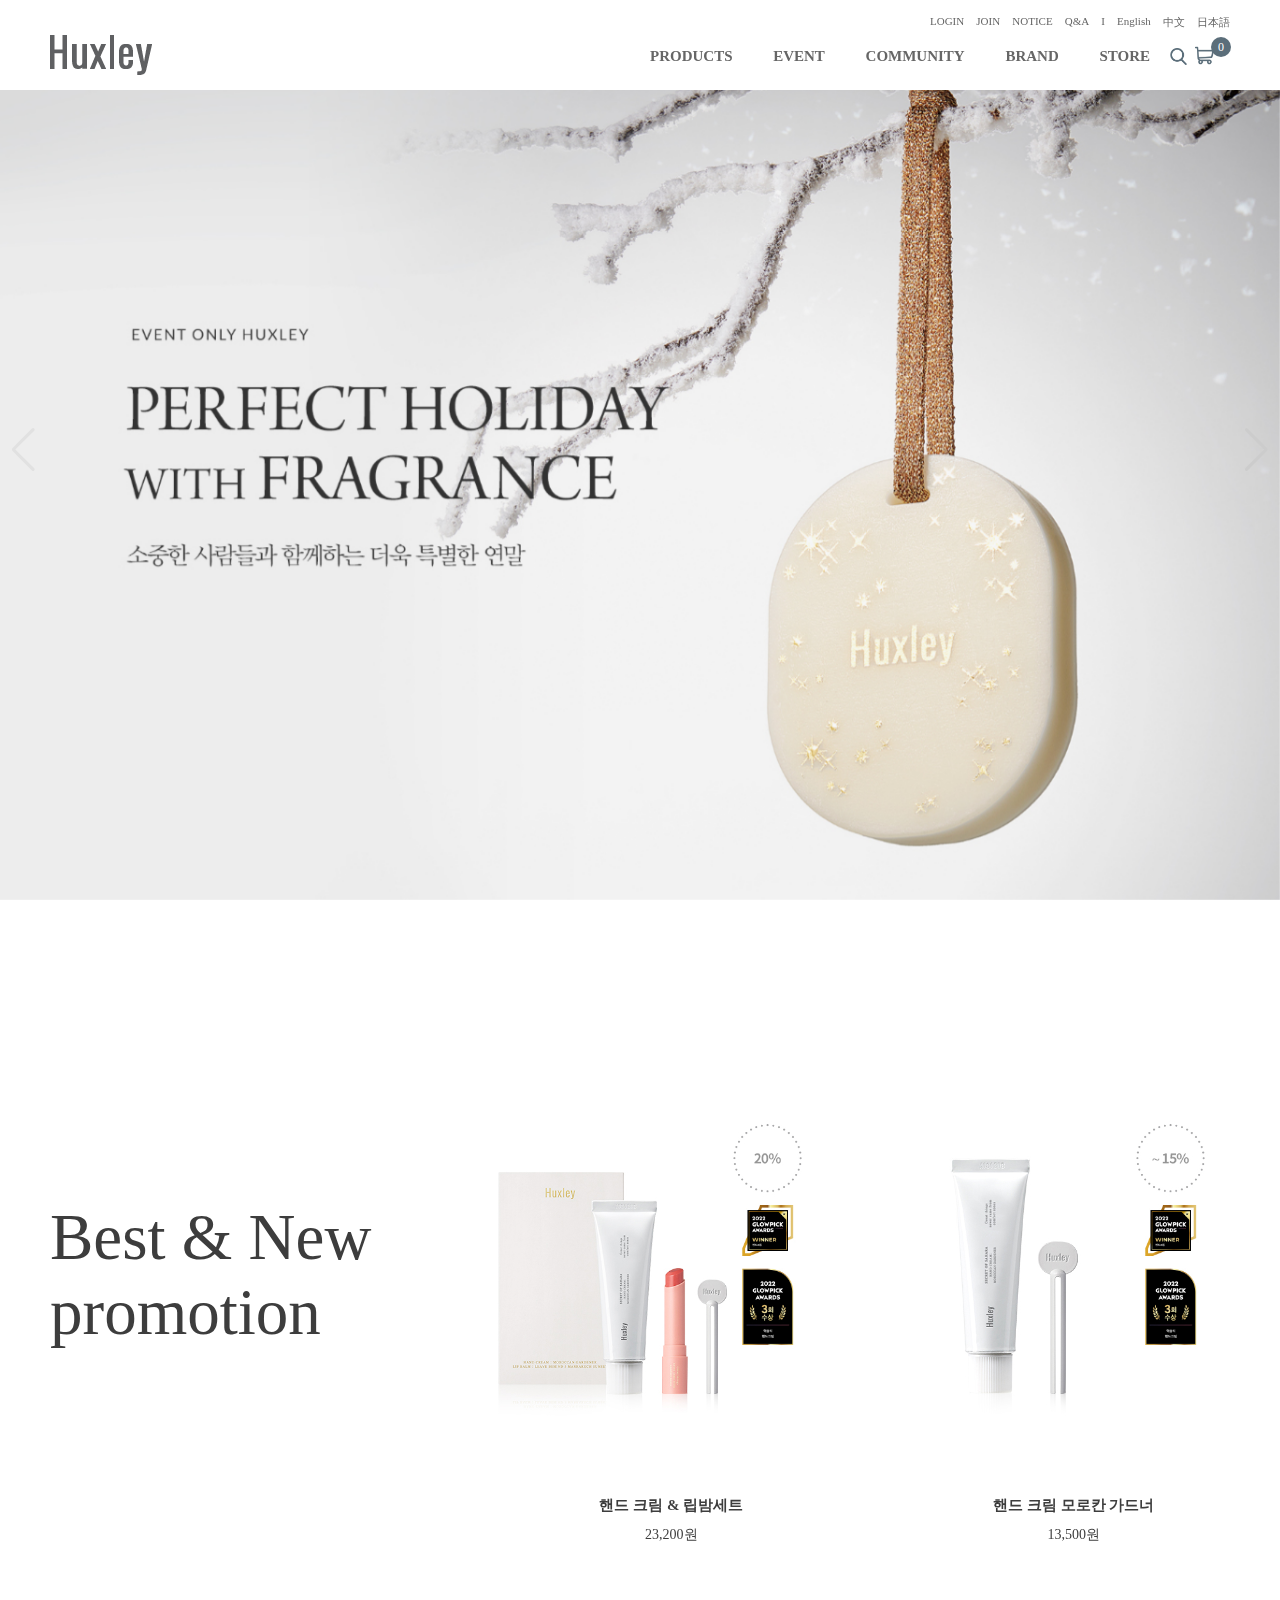
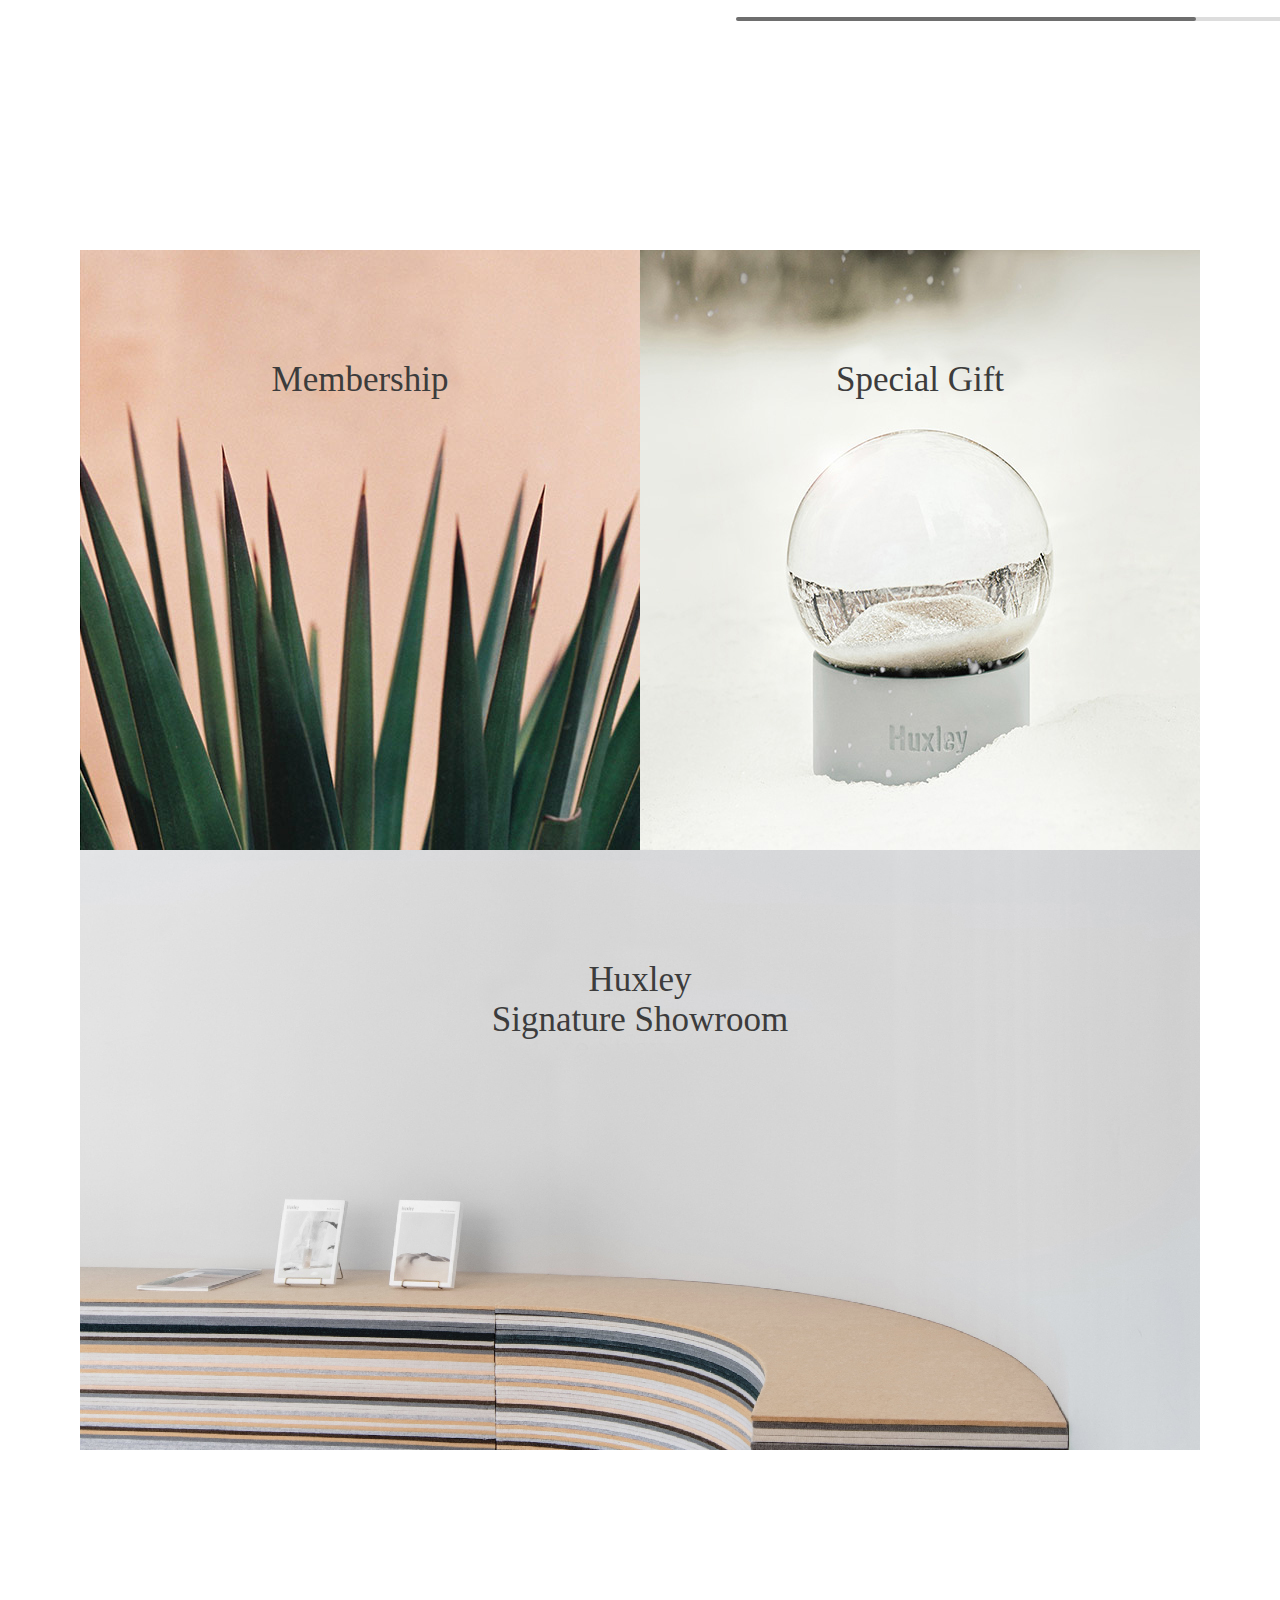
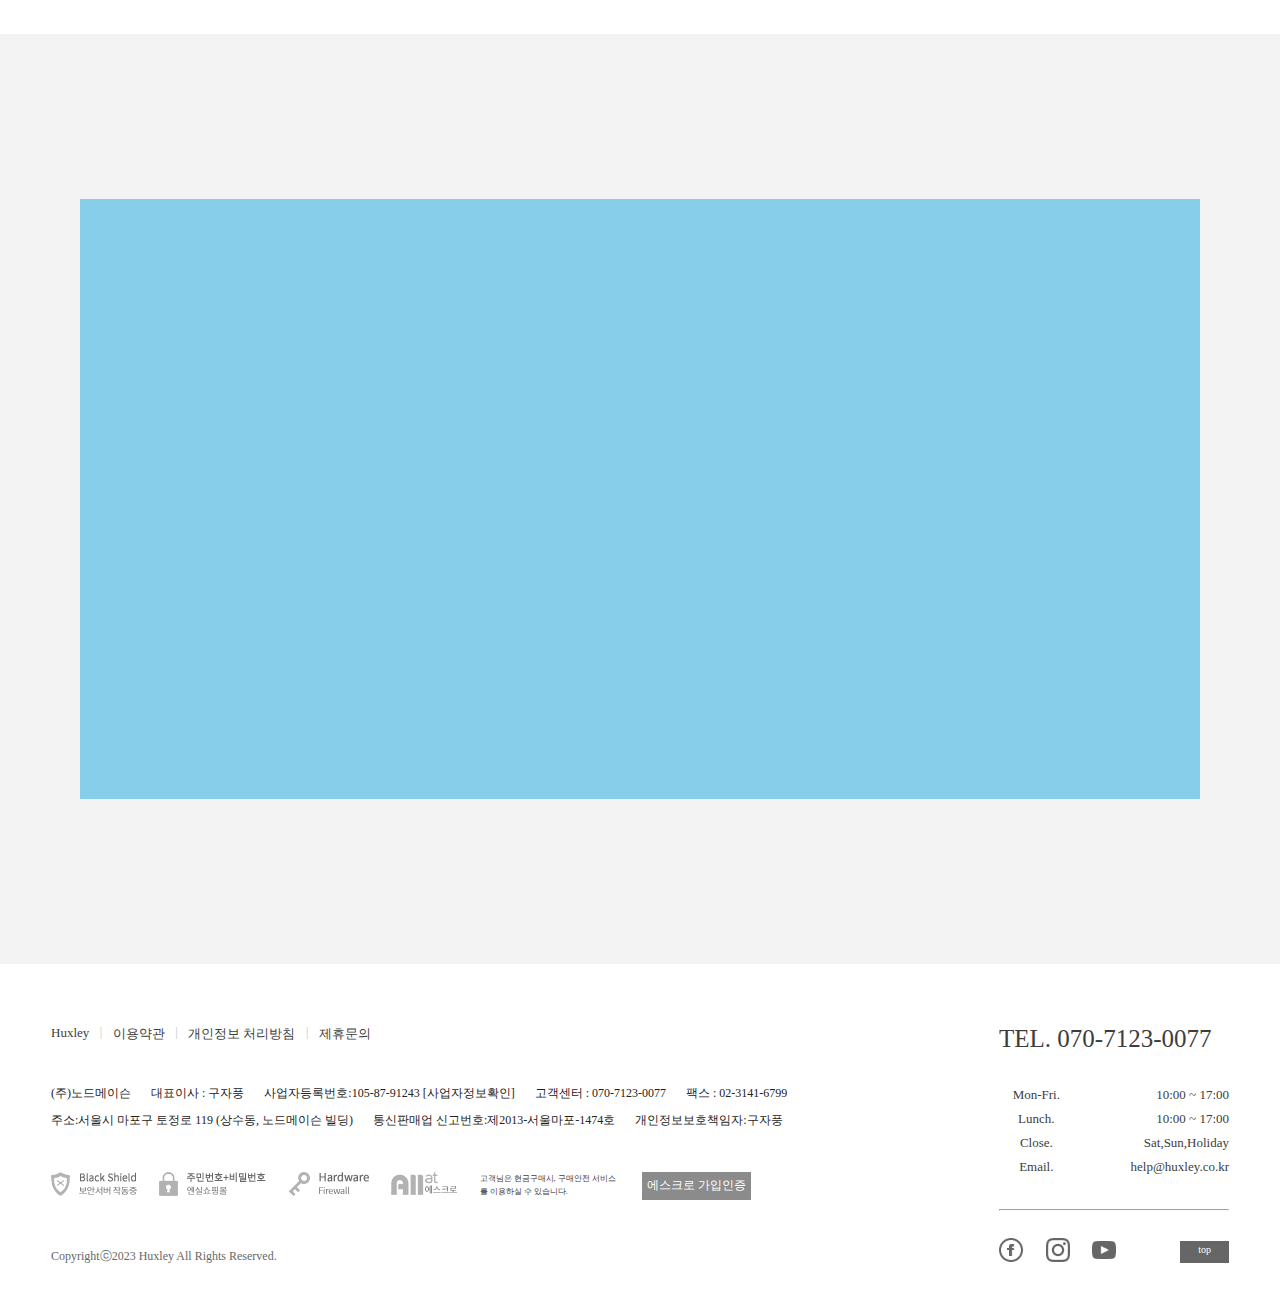
<file: huxley/index.html>
<!DOCTYPE html>
<html lang="ko">

<head>
<meta charset="UTF-8">
<title>Huxley</title>

<link rel="stylesheet" href="https://cdn.jsdelivr.net/npm/swiper@11/swiper-bundle.min.css"/>
<link rel="stylesheet" href="css/main.css">

</head>

<!-- 제이쿼리 -->
<script src="js/jquery-3.7.1.min.js"></script>  
<script src="js/gnbmove.js"></script> <!-- gnb, 스크롤이벤트 JQ 스크립트 -->


<body>

<!-- skip navigatoin -->
<div class="skip_navigation">
    <a href="#contents">본문 바로가기</a>
    <a href="#footer">하단 바로가기</a>
</div>
<!-- // skip navigatoin -->

<!-- <div id="tt" style="position:fixed; left:10px; top:200px; background: gray; color:black; font-size:33px; z-index:2000; ">0</div> -->


 <!-- header -->
 <header id="header"> 
    <div class="inner">
          
           <div class="logo"><a href="index.html"><img src="images/logo_hder.png" alt="헉슬리"></a></div>
           
           <nav id="gnb">
               
               <h2 class="blind">주요메뉴</h2>  

               <ul class="g1">

                   <li class="main">

                       <a href="#">PRODUCTS</a>
                       <ul class="sub s1">
                           <li>전체제품</li>
                           <li>제품유형</li>
                           <li>제품루틴</li>
                           <li>스페셜세트</li>
                       </ul>         

                   </li>
                   
                   
                   <li class="main">

                       <a href="#">EVENT</a>
                       <ul class="sub s2">
                           <li>진행중 이벤트</li>
                           <li>당첨자 발표</li>
                       </ul>
                   
                   </li>

                   <li class="main">

                       <a href="#">COMMUNITY</a>
                       <ul class="sub s3">
                           <li><a href="sub3.html">REVIEW</a></li>
                           <li><a href="sub3.html">MEDIA</a></li>
                           <li><a href="sub3.html">CS CENTER</a></li>
                       </ul>
                   
                   </li>

                   <li class="main">

                       <a href="#">BRAND</a>
                       <ul class="sub s4">
                           <li>브랜드</li>
                       </ul>
                   
                   </li>

                   <li class="main">

                       <a href="#">STORE</a>
                       <ul class="sub s5">
                           <li><a href="#">판매처</a></li>
                       </ul>
                   
                   </li>
               </ul>
               

               
           </nav> <!-- // GNB -->

           
           
           <!-- uitll -->
           <ul class="util">

               <li><a href="#"><img src="images/utill_search.png" alt="검색" class="u1"></a></li>
               <li><img src="images/utill_cart.png" alt="장바구니"></li>
               <li><a href="#">0</a></li>

           </ul>


           <div class="gnb_bg"></div>      

                 

           <div id="topGnb">
               <ul>
                   <li><a href="sub2.html">LOGIN</a></li>
                   <li><a href="sub1.html">JOIN</a></li>
                   <li>NOTICE</li>
                   <li>Q&amp;A</li>
                   <li>I</li>
                   <li><a href="#">English</a></li>
                   <li><a href="#">中文</a></li>
                   <li><a href="#">日本語</a></li>                    
               </ul>
           </div> <!-- top GNB // 우측상단 -->
        
   </div> <!--// inner-->
   
</header> 
<!--// header -->   


<!------------ visual ------------->

<section id="visual"> 
    
     <div class="swiper visualgall">
        <div class="swiper-wrapper">
            <div class="swiper-slide"><img src="images/vs_bg1.jpg" alt="소중한 사람들과 함께하는 더욱 특별한 연말"></div>
            <div class="swiper-slide"><img src="images/vs_bg1.jpg" alt="소중한 사람들과 함께하는 더욱 특별한 연말"></div>
            <div class="swiper-slide"><img src="images/vs_bg1.jpg" alt="소중한 사람들과 함께하는 더욱 특별한 연말"></div>
        </div>
      <div class="swiper-button-next"></div>
      <div class="swiper-button-prev"></div>
      <div class="swiper-pagination"></div>
    </div>   
    
</section>
<!------------ // visual ------------->


<!------------ contents ------------->
<section id="contents">
  
    <div id="con1">
        <div class="wrap">
            <a href="#" class="bestnew" onclick="return false"><h2>Best &amp New</h2></a>
            <a href="#" class="promotion" onclick="return false"><h2>promotion</h2></a>
        </div>

        <div class="gallery">
            
            <div class="s">

                <!-- Swiper -->
                <div class="swiper bestnNew">

                    <div class="swiper-wrapper">

                            <div class="swiper-slide">
                                <a href="#" onclick="return false">
                                    <img src="images/p1.jpg" alt="핸드크림&립밤세트">
                                    <p class="pt">핸드 크림 &amp; 립밤세트</p>
                                    <p class="pe">23,200원</p>
                                </a>
                            </div>

                            <div class="swiper-slide">
                                <img src="images/p2.jpg" alt="핸드 크림 모로칸 가드너">
                                <p class="pt">핸드 크림 모로칸 가드너</p>
                                <p class="pe">13,500원</p>
                            </div>

                            <div class="swiper-slide">
                                <img src="images/p3.jpg" alt="핸드 크림 포트 브레스">
                                <p class="pt">핸드 크림 포트 브레스</p>
                                <p class="pe">13,500원</p>
                            </div>

                            <div class="swiper-slide">
                                <img src="images/p4.jpg" alt="핸드 크림 로즈 피커">
                                <p class="pt">핸드 크림 로즈 피커</p>
                                <p class="pe">13,500원</p>
                            </div>

                            <div class="swiper-slide">
                                <img src="images/p5.jpg" alt="핸드 크림 선셋 포그">
                                <p class="pt">핸드 크림 선셋 포그</p>
                                <p class="pe">13,500원</p>
                            </div>

                            <div class="swiper-slide">
                                <img src="images/p6.jpg" alt="핸드 크림 블루 메디나 탠저린">
                                <p class="pt">핸드 크림 블루 메디나 탠저린</p>
                                <p class="pe">13,500원</p>
                            </div>

                            <div class="swiper-slide">
                                <img src="images/p7.jpg" alt="핸드 크림 베르베르 포트레이트">
                                <p class="pt">핸드 크림 베르베르 포트레이트</p>
                                <p class="pe">13,500원</p>                        
                            </div>

                    </div><!-- // swiper-wrapper -->


                    <div class="swiper-scrollbar"></div>
                        

                </div>
            </div> <!-- //.s -->



        </div>
        
    </div> <!-- //#con1 -->
    
    <div id="con2">
        <ul>
            <li>
                <a href="#" onclick="return false">
                    <img src="images/s3p1.jpg" alt="카테고리이미지1">
                    <div>Membership</div>
                </a>
            </li>

            <li>
                <a href="#" onclick="return false">
                    <img src="images/s3p2.jpg" alt="카테고리이미지2">
                    <div>Special Gift</div>
                </a>
            </li>

            <li>
                <a href="#" onclick="return false">
                    <img src="images/s3p3.jpg" alt="카테고리 이미지3">
                    <div>Huxley<br>Signature Showroom</div>
                </a>
            </li>
        </ul>

    </div>
    <div id="con3">
        <div class="video">
            <iframe width="1120" height="600" src="https://www.youtube.com/embed/EDebKC3DwN0" title="HUXLEY BODY MOROCCAN GARDENER" frameborder="0" allow="accelerometer; autoplay; clipboard-write; encrypted-media; gyroscope; picture-in-picture; web-share" allowfullscreen></iframe>
        </div>
    </div>
    
    
</section>

<footer id="footer">
    <ul> 
        <li id="info">

            <ul class="i1">
                <li>Huxley</li>
                &#124;
                <li>이용약관</li>
                &#124;
                <li>개인정보 처리방침</li>
                &#124;
                <li>제휴문의</li>
            </ul>

            <ul class="i2">
                <li>(주)노드메이슨</li>
                <li>대표이사 : 구자풍
                <li>사업자등록번호:105-87-91243 [사업자정보확인]</li>
                <li>고객센터 : 070-7123-0077</li>
                <li>팩스 : 02-3141-6799</li>
                <li>주소:서울시 마포구 토정로 119 (상수동, 노드메이슨 빌딩)</li>
                <li>통신판매업 신고번호:제2013-서울마포-1474호</li>
                <li>개인정보보호책임자:구자풍</li>
            </ul>

            <ul class="i3">
                <li><img src="images/img_footer01.png.crdownload" alt="Black Shield 보안서버 작동중"></li>
                <li><img src="images/img_footer02.png.crdownload" alt="주민번호+비밀번호 엔실쇼핑몰"></li>
                <li><img src="images/img_footer03.png.crdownload" alt="Hardware Firewall"></li>
                <li><img src="images/img_footer04.png.crdownload" alt="All ar 에스크로"></li>
                <li>고객님은 현금구매시, 구매안전 서비스를 이용하실 수 있습니다.</li>
                <li>에스크로 가입인증</li>
            </ul>

            <div class="i4">Copyrightⓒ2023 Huxley All Rights Reserved.</div>


        </li> <!-- // info -->


        <li id="touch">

            <div class="tel">TEL. 070-7123-0077</div>

            <table>
                <caption class="blind">영업시간</caption>
                <tr>
                    <th scope="row">Mon-Fri.</td> 
                    <td>10:00 ~ 17:00</td>
                </tr>
                <tr>
                    <th scope="row">Lunch.</td> 
                    <td>10:00 ~ 17:00</td>
                </tr>
                <tr>
                    <th scope="row">Close.</td> 
                    <td>Sat,Sun,Holiday</td>
                </tr>
                <tr>
                    <th scope="row">Email.</td> 
                    <td>help&#64;huxley.co.kr</td>
                </tr>
            </table>

            <hr class="line"> <!-- 가로라인 -->

            <div class="t1">
                <ul id="sns">
                    <li><img src="images/ico_facebook.png" alt="페이스북"></li>
                    <li><img src="images/ico_instar.png.crdownload" alt="인스타그램"></li>
                    <li><img src="images/ico_youtube.png.crdownload" alt="유튜브"></li>
                </ul>

               
                <a href="#">top</a>
             

            </div>

            
            
        </li>
    </ul>
    
</footer>

<!--
<script>
/* 초기설정 */
const gnb = document.querySelector(".gnb");
const gnb_bg = document.querySelector(".gnb_bg"); //서브박스
const sub = document.querySelectorAll(".sub"); //서브

gnb.addEventListener("mouseenter",menuOn); // 오버(enter)
gnb.addEventListener("focusin",menuOn); // gnb영역안의 요소중 포커스가 되었을때 (웹접근성)

function menuOn(){  
   sub.forEach(function(e){e.style.height="453px" }); //서브메뉴 보이게하기
   gnb_bg.style.height="453px"; //박스 펼쳐짐
} 
</script>
-->


<!-- Swiper JS -->
<script src="https://cdn.jsdelivr.net/npm/swiper@11/swiper-bundle.min.js"></script>
<script src="js/swiper.js"></script>




</body>

</html>
</file>
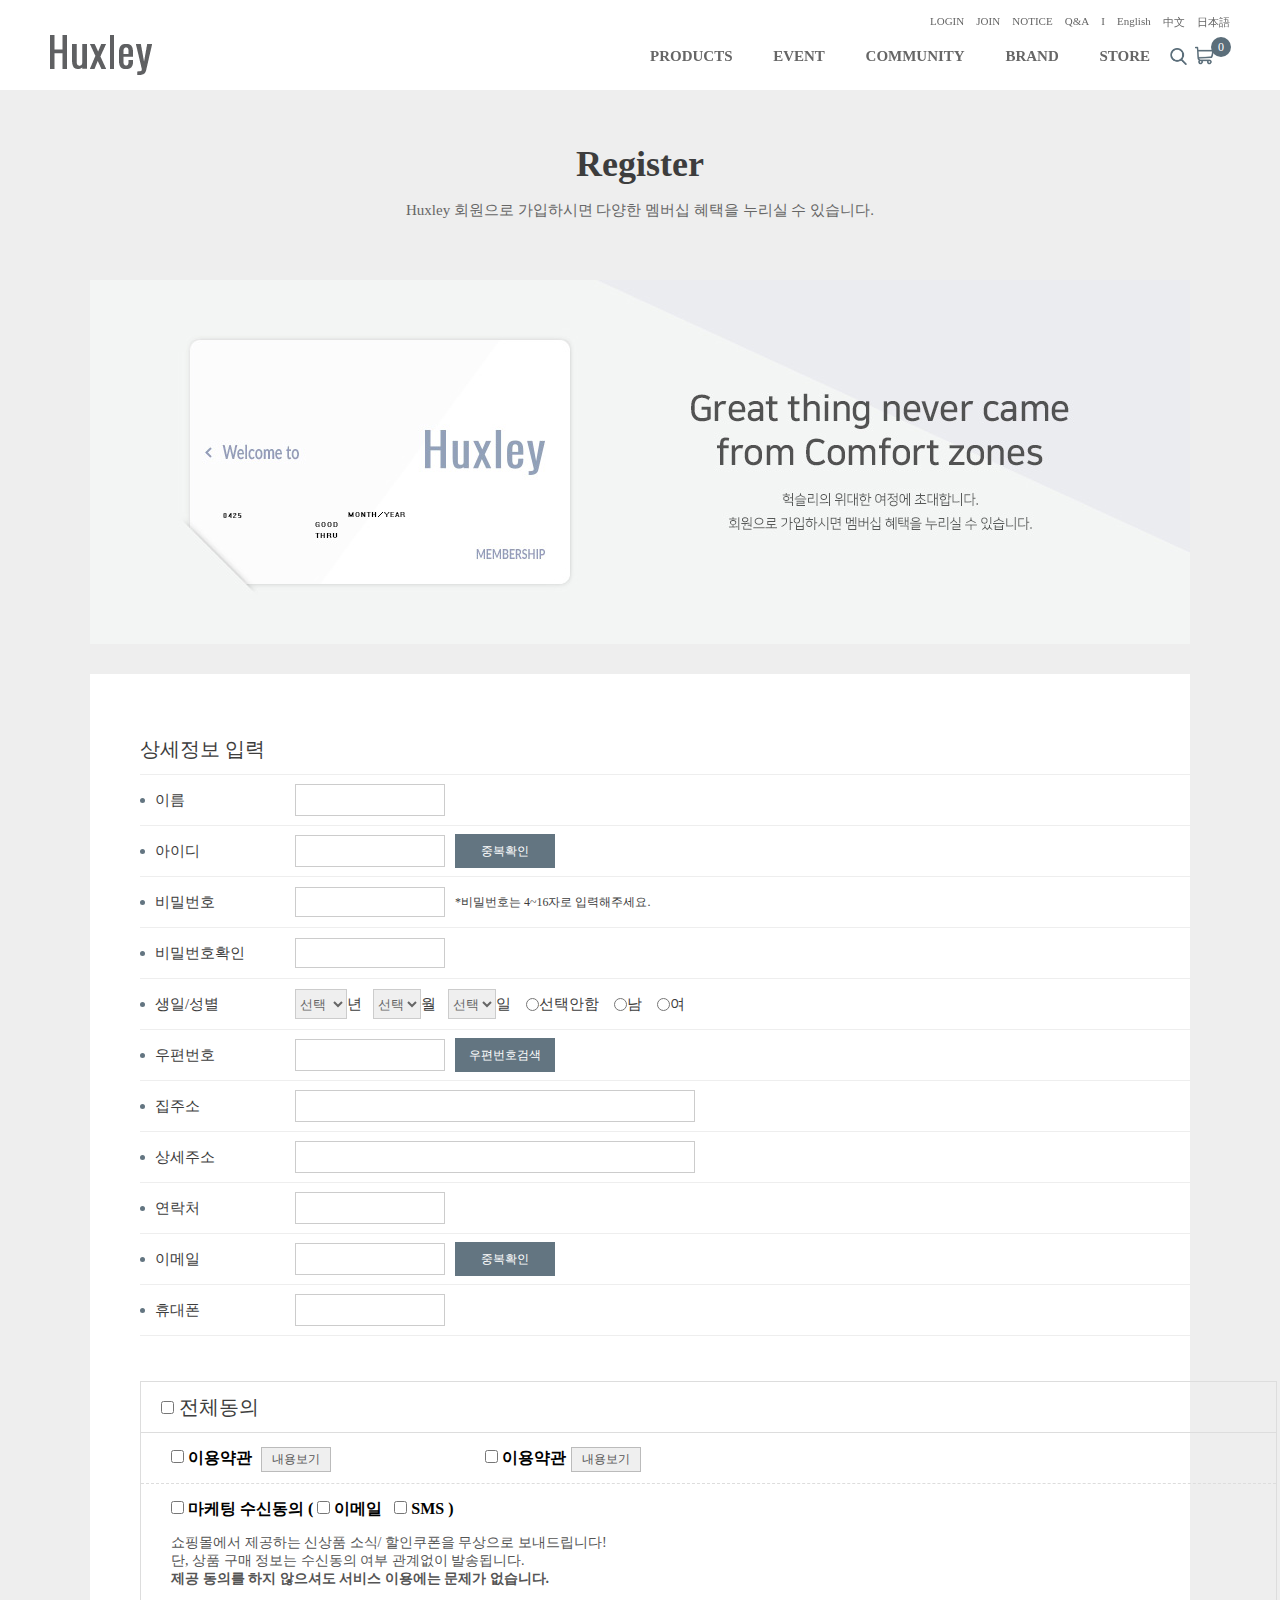
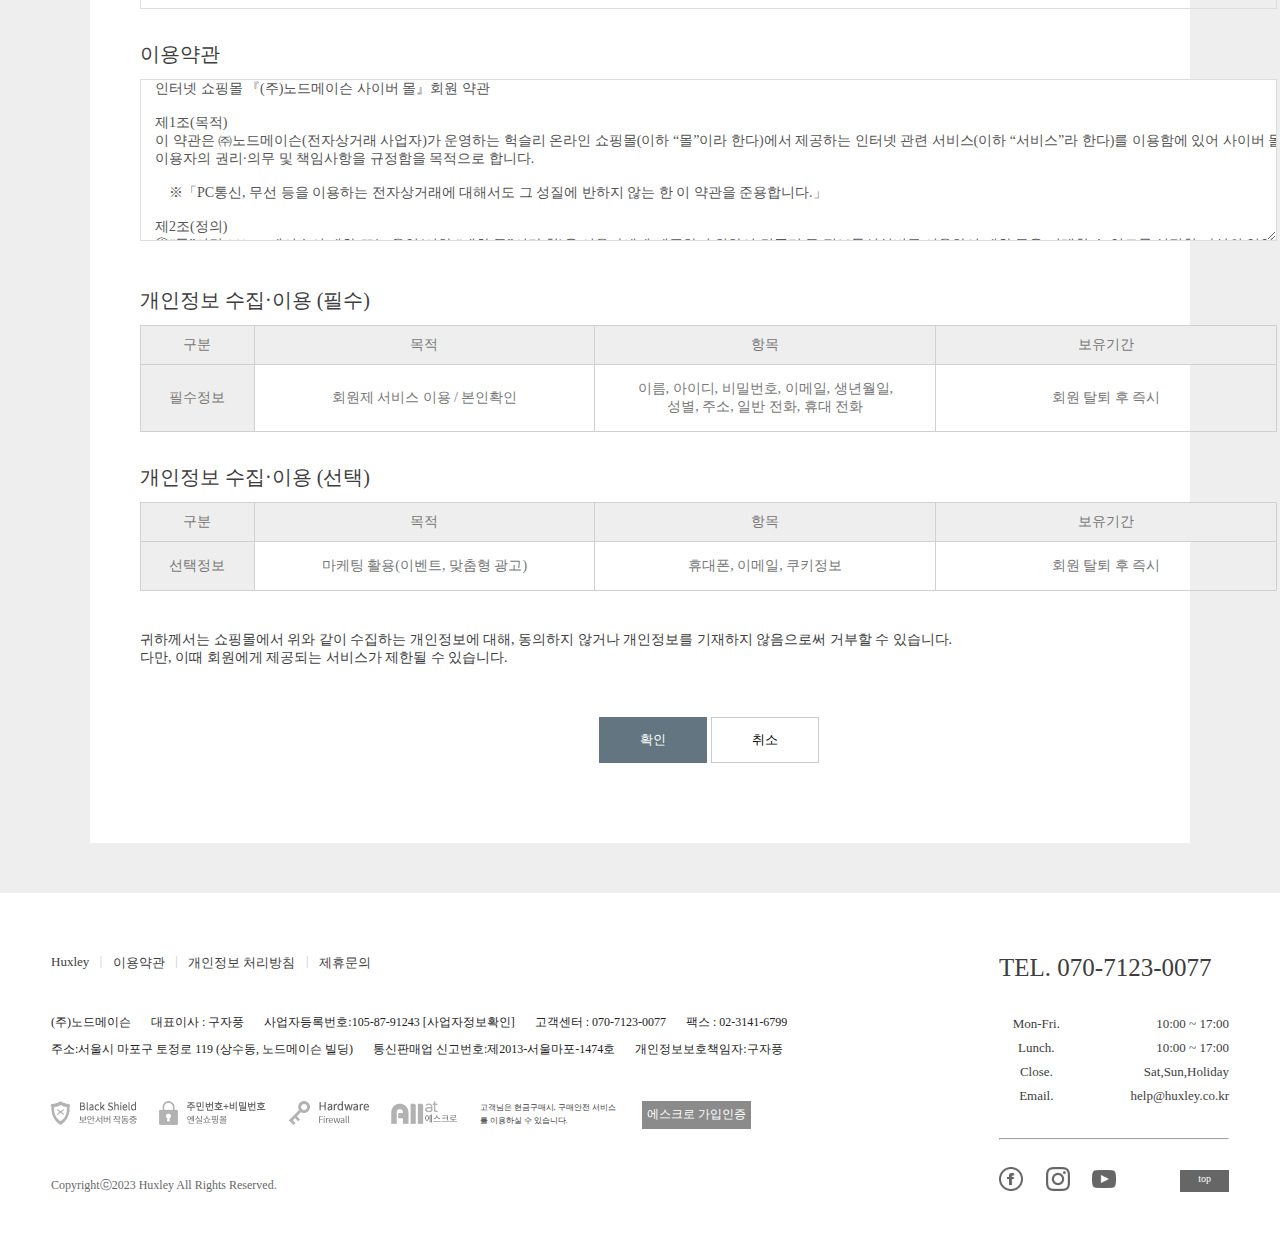
<file: huxley/sub1.html>
<!DOCTYPE html>
<html lang="ko">
<head>
<meta charset="UTF-8">
<title>Huxley</title>

<!-- 외부 css -->
<link rel="stylesheet" href="css/sub1.css">

</head>

<!-- 제이쿼리 -->
<script src="js/jquery-3.7.1.min.js"></script>  
<script src="js/gnbmove.js"></script> <!-- gnb, 스크롤이벤트 JQ 스크립트 -->

<body>

 <!-- header -->
<header id="header"> 
    <div class="inner">
          
           <div class="logo"><a href="index.html"><img src="images/logo_hder.png" alt="헉슬리"></a></div>
           
           <nav id="gnb">
               
               <h2 class="blind">주요메뉴</h2>  

               <ul class="g1">

                   <li class="main">

                       <a href="#">PRODUCTS</a>
                       <ul class="sub s1">
                           <li><a href="#">전체제품</a></li>
                           <li><a href="#">제품유형</a></li>
                           <li><a href="#">제품루틴</a></li>
                           <li><a href="#">스페셜세트</a></li>
                       </ul>         

                   </li>
                   
                   
                   <li class="main">

                       <a href="#">EVENT</a>
                       <ul class="sub s2">
                           <li><a href="#">진행중 이벤트</a></li>
                           <li><a href="#">당첨자 발표</a></li>
                       </ul>
                   
                   </li>

                   <li class="main">

                       <a href="#">COMMUNITY</a>
                       <ul class="sub s3">
                           <li><a href="sub3.html">REVIEW</a></li>
                           <li><a href="sub3.html">MEDIA</a></li>
                           <li><a href="sub3.html">CS CENTER</a></li>
                       </ul>
                   
                   </li>

                   <li class="main">

                       <a href="#">BRAND</a>
                       <ul class="sub s4">
                           <li><a href="#">브랜드</a></li>
                       </ul>
                   
                   </li>

                   <li class="main">

                       <a href="#">STORE</a>
                       <ul class="sub s5">
                           <li><a href="#">판매처</a></li>
                       </ul>
                   
                   </li>
               </ul>
               

               
           </nav> <!-- // GNB -->

           
           
           <!-- uitll -->
           <ul class="util">

               <li><a href="#"><img src="images/utill_search.png" alt="검색" class="u1"></a></li>
               <li><img src="images/utill_cart.png" alt="장바구니"></li>
               <li><a href="#">0</a></li>

           </ul>


           <div class="gnb_bg"></div>      

                 

           <div id="topGnb">
               <ul>
                   <li><a href="sub2.html">LOGIN</a></li>
                   <li><a href="sub1.html">JOIN</a></li>
                   <li>NOTICE</li>
                   <li>Q&amp;A</li>
                   <li>I</li>
                   <li><a href="#">English</a></li>
                   <li><a href="#">中文</a></li>
                   <li><a href="#">日本語</a></li>                    
               </ul>
           </div> <!-- top GNB // 우측상단 -->
        
   </div> <!--// inner-->
   
</header> 
<!--// header -->   

<!----- sub1 마크업 시작 ----->
<div id="title"> 
    <h2>Register</h2>
    <p>Huxley 회원으로 가입하시면 다양한 멤버십 혜택을 누리실 수 있습니다. </p>
</div>

<!-- 상단 비주얼 이미지  -->
<div class="benefit">
    <img src="images/join_benefit.jpg" alt="회원가입시 멤버십 혜택을 누리실 수 있습니다.">
</div>

<!-- 가입양식 form -->
<div id="signup_form">
    <fieldset>
        <h3>상세정보 입력</h3>
        <legend class="blind">상세정보 입력</legend>
        <ul>
            <li> <div class="dot"></div> <label for="inputname">이름</label> <input type="text" id="inputname"> </li>
            <li> <div class="dot"></div> <label for="inputid">아이디</label> <input type="text" id="inputid"> <button>중복확인</button></li>
            <li> <div class="dot"></div> <label for="inputpw">비밀번호</label> <input type="password" id="inputpw"> <span class="add">&ast;비밀번호는 4~16자로 입력해주세요.</span> </li>
            <li> <div class="dot"></div> <label for="inputpw_re">비밀번호확인</label> <input type="password" id="inputpw_re"> </li>
            
            <li> <div class="dot"></div> <label for="ps_year">생일/성별</label> 
                <select name="bir" id="ps_year">
                    <option value="select">선택</option>
                    <option value="2023">2023</option>
                    <option value="2022">2022</option>
                    <option value="2021">2021</option>
                    <option value="2020">2020</option>
                    <option value="2019">2019</option>
                    <option value="2018">2018</option>
                    <option value="2017">2017</option>
                    <option value="2016">2016</option>
                    <option value="2015">2015</option>
                    <option value="2014">2014</option>
                    <option value="2013">2013</option>
                    <option value="2012">2012</option>
                    <option value="2011">2011</option>
                    <option value="2010">2010</option>
                    <option value="2009">2009</option>
                    <option value="2008">2008</option>
                    <option value="2007">2007</option>
                    <option value="2006">2006</option>
                    <option value="2005">2005</option>
                    <option value="2004">2004</option>
                    <option value="2003">2003</option>
                    <option value="2002">2002</option>
                    <option value="2001">2001</option>
                    <option value="2000">2000</option>
                    <option value="1999">1999</option>
                    <option value="1998">1998</option>
                    <option value="1997">1997</option>
                    <option value="1996">1996</option>
                    <option value="1995">1995</option>
                    <option value="1994">1994</option>
                    <option value="1993">1993</option>
                    <option value="1992">1992</option>
                </select>년 &nbsp;&nbsp;
                <select name="bir" id="ps_month">
                    <option value="select">선택</option>
                    <option value="1">1</option>
                    <option value="2">2</option>
                    <option value="3">3</option>
                    <option value="4">4</option>
                    <option value="5">5</option>
                    <option value="6">6</option>
                    <option value="7">7</option>
                    <option value="8">8</option>
                    <option value="9">9</option>
                    <option value="10">10</option>
                    <option value="11">11</option>
                    <option value="12">12</option>
                </select>월 &nbsp;&nbsp;
                <select name="day" id="ps_day">
                    <option value="select">선택</option>
                    <option value="1">1</option>
                    <option value="2">2</option>
                    <option value="3">3</option>
                    <option value="4">4</option>
                    <option value="5">5</option>
                    <option value="6">6</option>
                    <option value="7">7</option>
                    <option value="8">8</option>
                    <option value="9">9</option>
                    <option value="10">10</option>
                    <option value="11">11</option>
                    <option value="12">12</option>
                </select>일 
                <input type="radio">선택안함 
                <input type="radio">남 
                <input type="radio">여
            </li>
            <li> <div class="dot"></div> <label for="">우편번호</label> <input type="text"> <button>우편번호검색</button></li>
            <li> <div class="dot"></div> <label for="">집주소</label> <input type="text" class="long"> </li>
            <li> <div class="dot"></div> <label for="">상세주소</label> <input type="text" class="long"> </li>
            <li> <div class="dot"></div> <label for="">연락처</label> <input type="text"> </li>
            <li> <div class="dot"></div> <label for="">이메일</label> <input type="text"> <button>중복확인</button></li>
            <li> <div class="dot"></div> <label for="">휴대폰</label> <input type="text"> </li>
        </ul>

        <div class="agment">
            <h3> &nbsp;&nbsp;&nbsp;&nbsp;<input type="checkbox"> 전체동의</h3>
            <div class="agd">
                <input type="checkbox">&nbsp;이용약관 <button>내용보기</button> <input type="checkbox">&nbsp;이용약관<button>내용보기</button>
            </div>
           

            <div class="agd">
                <input type="checkbox">&nbsp;마케팅 수신동의 <span>( <input type="checkbox"> 이메일 &nbsp; <input type="checkbox"> SMS )</span>
            </div>
           
            <p>쇼핑몰에서 제공하는 신상품 소식/ 할인쿠폰을 무상으로 보내드립니다!<br>
                단, 상품 구매 정보는 수신동의 여부 관계없이 발송됩니다.<br>
                <b>제공 동의를 하지 않으셔도 서비스 이용에는 문제가 없습니다.</b> 
            </p>    
        </div>

        <div class="policy">
            <h3>이용약관</h3>
            <div class="contacts">
                <textarea cols="140" wrap="off" rows="10" readonly >
    인터넷 쇼핑몰 『(주)노드메이슨 사이버 몰』회원 약관

    제1조(목적)
    이 약관은 ㈜노드메이슨(전자상거래 사업자)가 운영하는 헉슬리 온라인 쇼핑몰(이하 “몰”이라 한다)에서 제공하는 인터넷 관련 서비스(이하 “서비스”라 한다)를 이용함에 있어 사이버 몰과 
    이용자의 권리·의무 및 책임사항을 규정함을 목적으로 합니다.

        ※「PC통신, 무선 등을 이용하는 전자상거래에 대해서도 그 성질에 반하지 않는 한 이 약관을 준용합니다.」

    제2조(정의)
    ①“몰”이란 ㈜노드메이슨이 재화 또는 용역(이하 “재화 등”이라 함)을 이용자에게 제공하기 위하여 컴퓨터 등 정보통신설비를 이용하여 재화 등을 거래할 수 있도록 설정한 가상의 영업장을 말하며, 
    아울러 사이버몰을 운영하는 사업자의 의미로도 사용합니다.

    ② “이용자”란 “몰”에 접속하여 이 약관에 따라 “몰”이 제공하는 서비스를 받는 회원 및 비회원을 말합니다.

    ③ ‘회원’이라 함은 “몰”에 회원등록을 한 자로서, 계속적으로 “몰”이 제공하는 서비스를 이용할 수 있는 자를 말합니다.

    ④ ‘비회원’이라 함은 회원에 가입하지 않고 “몰”이 제공하는 서비스를 이용하는 자를 말합니다.

    제3조 (약관 등의 명시와 설명 및 개정) 
    ① “몰”은 이 약관의 내용과 상호 및 대표자 성명, 영업소 소재지 주소(소비자의 불만을 처리할 수 있는 곳의 주소를 포함), 전화번호·모사전송번호·전자우편주소, 사업자등록번호, 통신판매업 신고번호, 개인정보보호책임자 등을 이용자가 쉽게 알 수 있도록 ㈜노드메이슨 사이버몰의 초기 서비스화면(전면)에 게시합니다. 다만, 약관의 내용은 이용자가 연결화면을 통하여 볼 수 있도록 할 수 있습니다.

    ② “몰은 이용자가 약관에 동의하기에 앞서 약관에 정하여져 있는 내용 중 청약철회·배송책임·환불조건 등과 같은 중요한 내용을 이용자가 이해할 수 있도록 별도의 연결화면 또는 팝업화면 등을 제공하여 이용자의 확인을 구하여야 합니다.

    ③ “몰”은 「전자상거래 등에서의 소비자보호에 관한 법률」, 「약관의 규제에 관한 법률」, 「전자문서 및 전자거래기본법」, 「전자금융거래법」, 「전자서명법」, 「정보통신망 이용촉진 및 정보보호 등에 관한 법률」, 「방문판매 등에 관한 법률」, 「소비자기본법」 등 관련 법을 위배하지 않는 범위에서 이 약관을 개정할 수 있습니다.

    ④ “몰”이 약관을 개정할 경우에는 적용일자 및 개정사유를 명시하여 현행약관과 함께 몰의 초기화면에 그 적용일자 7일 이전부터 적용일자 전일까지 공지합니다. 다만, 이용자에게 불리하게 약관내용을 변경하는 경우에는 최소한 30일 이상의 사전 유예기간을 두고 공지합니다.  이 경우 "몰“은 개정 전 내용과 개정 후 내용을 명확하게 비교하여 이용자가 알기 쉽도록 표시합니다. 

    ⑤ “몰”이 약관을 개정할 경우에는 그 개정약관은 그 적용일자 이후에 체결되는 계약에만 적용되고 그 이전에 이미 체결된 계약에 대해서는 개정 전의 약관조항이 그대로 적용됩니다. 다만 이미 계약을 체결한 이용자가 개정약관 조항의 적용을 받기를 원하는 뜻을 제3항에 의한 개정약관의 공지기간 내에 “몰”에 송신하여 “몰”의 동의를 받은 경우에는 개정약관 조항이 적용됩니다.

    ⑥ 이 약관에서 정하지 아니한 사항과 이 약관의 해석에 관하여는 전자상거래 등에서의 소비자보호에 관한 법률, 약관의 규제 등에 관한 법률, 공정거래위원회가 정하는 「전자상거래 등에서의 소비자 보호지침」및 관계법령 또는 상관례에 따릅니다.

    제4조(서비스의 제공 및 변경) 
    ① “몰”은 다음과 같은 업무를 수행합니다.
    1. 재화 또는 용역에 대한 정보 제공 및 구매계약의 체결
    2. 구매계약이 체결된 재화 또는 용역의 배송
    3. 기타 “몰”이 정하는 업무

    ② “몰”은 재화 또는 용역의 품절 또는 기술적 사양의 변경 등의 경우에는 장차 체결되는 계약에 의해 제공할 재화 또는 용역의 내용을 변경할 수 있습니다. 이 경우에는 변경된 재화 또는 용역의 내용 및  제공일자를 명시하여 현재의 재화 또는 용역의 내용을 게시한 곳에 즉시 공지합니다.

    ③ “몰”이 제공하기로 이용자와 계약을 체결한 서비스의 내용을 재화 등의 품절 또는 기술적 사양의 변경 등의 사유로 변경할 경우에는 그 사유를 이용자에게 통지 가능한 주소로 즉시 통지합니다.

    ④ 전항의 경우 “몰”은 이로 인하여 이용자가 입은 손해를 배상합니다. 다만, “몰”이 고의 또는 과실이 없음을 입증하는 경우에는 그러하지 아니합니다.

    제5조(서비스의 중단) 
    ① “몰”은 컴퓨터 등 정보통신설비의 보수점검·교체 및 고장, 통신의 두절 등의 사유가 발생한 경우에는 서비스의 제공을 일시적으로 중단할 수 있습니다.

    ② “몰”은 제1항의 사유로 서비스의 제공이 일시적으로 중단됨으로 인하여 이용자 또는 제3자가 입은 손해에 대하여 배상합니다. 단, “몰”이 고의 또는 과실이 없음을 입증하는 경우에는 그러하지 아니합니다.

    ③ 사업종목의 전환, 사업의 포기, 업체 간의 통합 등의 이유로 서비스를 제공할 수 없게 되는 경우에는 “몰”은 제8조에 정한 방법으로 이용자에게 통지하고 당초 “몰”에서 제시한 조건에 따라 소비자에게 
    보상합니다. 다만, “몰”이 보상기준 등을 고지하지 아니한 경우에는 이용자들의 마일리지 또는 적립금 등을 “몰”에서 통용되는 통화가치에 상응하는 현물 또는 현금으로 이용자에게 지급합니다.

    제6조(회원가입) 
    ① 이용자는 “몰”이 정한 가입 양식에 따라 회원정보를 기입한 후 이 약관에 동의한다는 의사표시를 함으로서 회원가입을 신청합니다.

    ② “몰”은 제1항과 같이 회원으로 가입할 것을 신청한 이용자 중 다음 각 호에 해당하지 않는 한 회원으로 등록합니다.
    1. 가입신청자가 이 약관 제7조제3항에 의하여 이전에 회원자격을 상실한 적이 있는 경우, 다만 제7조제3항에 의한 회원자격 상실 후 3년이 경과한 자로서 “몰”의 회원재가입 승낙을 얻은 경우에는 예외로 한다.
    2. 등록 내용에 허위, 기재누락, 오기가 있는 경우
    3. 기타 회원으로 등록하는 것이 “몰”의 기술상 현저히 지장이 있다고 판단되는 경우

    ③ 회원가입계약의 성립 시기는 “몰”의 승낙이 회원에게 도달한 시점으로 합니다.

    ④ 회원은 회원가입 시 등록한 사항에 변경이 있는 경우, 상당한 기간 이내에 “몰”에 대하여 회원정보 수정 등의 방법으로 그 변경사항을 알려야 합니다.

    제7조(회원 탈퇴 및 자격 상실 등) 
    ① 회원은 “몰”에 언제든지 탈퇴를 요청할 수 있으며 “몰”은 즉시 회원탈퇴를 처리합니다.

    ② 회원이 다음 각 호의 사유에 해당하는 경우, “몰”은 회원자격을 제한 및 정지시킬 수 있습니다.
    1. 가입 신청 시에 허위 내용을 등록한 경우
    2. “몰”을 이용하여 구입한 재화 등의 대금, 기타 “몰”이용에 관련하여 회원이 부담하는 채무를 기일에 지급하지 않는 경우
    3. 다른 사람의 “몰” 이용을 방해하거나 그 정보를 도용하는 등 전자상거래 질서를 위협하는 경우
    4. “몰”을 이용하여 법령 또는 이 약관이 금지하거나 공서양속에 반하는 행위를 하는 경우

    ③ “몰”이 회원 자격을 제한·정지 시킨 후, 동일한 행위가 2회 이상 반복되거나 30일 이내에 그 사유가 시정되지 아니하는 경우 “몰”은 회원자격을 상실시킬 수 있습니다.

    ④ “몰”이 회원자격을 상실시키는 경우에는 회원등록을 말소합니다. 이 경우 회원에게 이를 통지하고, 회원등록 말소 전에 최소한 30일 이상의 기간을 정하여 소명할 기회를 부여합니다.

    제8조(회원에 대한 통지)
    ① “몰”이 회원에 대한 통지를 하는 경우, 회원이 “몰”과 미리 약정하여 지정한 전자우편 주소로 할 수 있습니다.

    ② “몰”은 불특정다수 회원에 대한 통지의 경우 1주일이상 “몰” 게시판에 게시함으로서 개별 통지에 갈음할 수 있습니다. 다만, 회원 본인의 거래와 관련하여 중대한 영향을 미치는 사항에 대하여는 
    개별통지를 합니다.

    제9조(구매신청) 
    ① “몰”이용자는 “몰”상에서 다음 또는 이와 유사한 방법에 의하여 구매를 신청하며, “몰”은 이용자가 구매신청을 함에 있어서 다음의 각 내용을 알기 쉽게 제공하여야 합니다.
    1. 재화 등의 검색 및 선택
    2. 받는 사람의 성명, 주소, 전화번호, 전자우편주소(또는 이동전화번호) 등의 입력
    3. 약관내용, 청약철회권이 제한되는 서비스, 배송료·설치비 등의 비용부담과 관련한 내용에 대한 확인
    4. 이 약관에 동의하고 위 3.호의 사항을 확인하거나 거부하는 표시 (예, 마우스 클릭)
    5. 재화 등의 구매신청 및 이에 관한 확인 또는 “몰”의 확인에 대한 동의
    6. 결제방법의 선택

    ② “몰”이 제3자에게 구매자 개인정보를 제공·위탁할 필요가 있는 경우 실제 구매신청 시 구매자의 동의를 받아야 하며, 회원가입 시 미리 포괄적으로 동의를 받지 않습니다. 이 때 “몰”은 제공되는
        개인정보 항목, 제공받는 자, 제공받는 자의 개인정보 이용 목적 및 보유·이용 기간 등을 구매자에게 명시하여야 합니다. 다만 「정보통신망이용촉진 및 정보보호 등에 관한 법률」 
    제25조 제1항에 의한 개인정보 취급위탁의 경우 등 관련 법령에 달리 정함이 있는 경우에는 그에 따릅니다.

    제10조 (계약의 성립)
    ①  “몰”은 제9조와 같은 구매신청에 대하여 다음 각 호에 해당하면 승낙하지 않을 수 있습니다. 다만, 미성년자와 계약을 체결하는 경우에는 법정대리인의 동의를 얻지 못하면 미성년자 본인 
    또는 법정대리인이 계약을 취소할 수 있다는 내용을 고지하여야 합니다.

    1. 신청 내용에 허위, 기재누락, 오기가 있는 경우
    2. 미성년자가 담배, 주류 등 청소년보호법에서 금지하는 재화 및 용역을 구매하는 경우
    3. 기타 구매신청에 승낙하는 것이 “몰” 기술상 현저히 지장이 있다고 판단하는 경우

    ② “몰”의 승낙이 제12조제1항의 수신확인통지형태로 이용자에게 도달한 시점에 계약이 성립한 것으로 봅니다.

    ③ “몰”의 승낙의 의사표시에는 이용자의 구매 신청에 대한 확인 및 판매가능 여부, 구매신청의 정정 취소 등에 관한 정보 등을 포함하여야 합니다.

    제11조(지급방법)
    “몰”에서 구매한 재화 또는 용역에 대한 대금지급방법은 다음 각 호의 방법 중 가용한 방법으로 할 수 있습니다. 단, “몰”은 이용자의 지급방법에 대하여 재화 등의 대금에 어떠한 명목의 수수료도 추가하여 
    징수할 수 없습니다.
    1. 폰뱅킹, 인터넷뱅킹, 메일 뱅킹 등의 각종 계좌이체 
    2. 선불카드, 직불카드, 신용카드 등의 각종 카드 결제
    3. 온라인무통장입금
    4. 전자화폐에 의한 결제
    5. 수령 시 대금지급
    6. 마일리지 등 “몰”이 지급한 포인트에 의한 결제
    7. “몰”과 계약을 맺었거나 “몰”이 인정한 상품권에 의한 결제  
    8. 기타 전자적 지급 방법에 의한 대금 지급 등

    제12조(수신확인통지·구매신청 변경 및 취소)
    ① “몰”은 이용자의 구매신청이 있는 경우 이용자에게 수신확인통지를 합니다.

    ② 수신확인통지를 받은 이용자는 의사표시의 불일치 등이 있는 경우에는 수신확인통지를 받은 후 즉시 구매신청 변경 및 취소를 요청할 수 있고 “몰”은 배송 전에 이용자의 요청이 있는 경우에는 지체 없이 
    그 요청에 따라 처리하여야 합니다. 다만 이미 대금을 지불한 경우에는 제15조의 청약철회 등에 관한 규정에 따릅니다.

    제13조(재화 등의 공급)
    ① “몰”은 이용자와 재화 등의 공급시기에 관하여 별도의 약정이 없는 이상, 이용자가 청약을 한 날부터 7일 이내에 재화 등을 배송할 수 있도록 주문제작, 포장 등 기타의 필요한 조치를 취합니다. 
    다만, “몰”이 이미 재화 등의 대금의 전부 또는 일부를 받은 경우에는 대금의 전부 또는 일부를 받은 날부터 3영업일 이내에 조치를 취합니다.  이때 “몰”은 이용자가 재화 등의 공급 절차 및 진행 사항을 확인할 수 있도록 적절한 조치를 합니다.

    ② “몰”은 이용자가 구매한 재화에 대해 배송수단, 수단별 배송비용 부담자, 수단별 배송기간 등을 명시합니다. 만약 “몰”이 약정 배송기간을 초과한 경우에는 그로 인한 이용자의 손해를 배상하여야 합니다. 
    다만 “몰”이 고의·과실이 없음을 입증한 경우에는 그러하지 아니합니다.

    제14조(환급)
    “몰”은 이용자가 구매신청한 재화 등이 품절 등의 사유로 인도 또는 제공을 할 수 없을 때에는 지체 없이 그 사유를 이용자에게 통지하고 사전에 재화 등의 대금을 받은 경우에는 대금을 받은 날부터 3영업일 이내에 환급하거나 환급에 필요한 조치를 취합니다.

    제15조(청약철회 등)
    ① “몰”과 재화등의 구매에 관한 계약을 체결한 이용자는 「전자상거래 등에서의 소비자보호에 관한 법률」 제13조 제2항에 따른 계약내용에 관한 서면을 받은 날(그 서면을 받은 때보다 재화 등의 공급이 늦게 이루어진 경우에는 재화 등을 공급받거나 재화 등의 공급이 시작된 날을 말합니다)부터 7일 이내에는 청약의 철회를 할 수 있습니다. 
    다만, 청약철회에 관하여 「전자상거래 등에서의 소비자보호에 관한 법률」에 달리 정함이 있는 경우에는 동 법 규정에 따릅니다. 

    ② 이용자는 재화 등을 배송 받은 경우 다음 각 호의 1에 해당하는 경우에는 반품 및 교환을 할 수 없습니다.
    1. 이용자에게 책임 있는 사유로 재화 등이 멸실 또는 훼손된 경우
    (다만, 재화 등의 내용을 확인하기 위하여 포장 등을 훼손한 경우에는 청약철회를 할 수 있습니다)
    2. 이용자의 사용 또는 일부 소비에 의하여 재화 등의 가치가 현저히 감소한 경우
    3. 시간의 경과에 의하여 재판매가 곤란할 정도로 재화등의 가치가 현저히 감소한 경우
    4. 같은 성능을 지닌 재화 등으로 복제가 가능한 경우 그 원본인 재화 등의 포장을 훼손한 경우

    ③ 제2항제2호 내지 제4호의 경우에 “몰”이 사전에 청약철회 등이 제한되는 사실을 소비자가 쉽게 알 수 있는 곳에 명기하거나 시용상품을 제공하는 등의 조치를 하지 않았다면 이용자의 청약철회 등이 제한되지 않습니다.

    ④ 이용자는 제1항 및 제2항의 규정에 불구하고 재화 등의 내용이 표시·광고 내용과 다르거나 계약내용과 다르게 이행된 때에는 당해 재화 등을 공급받은 날부터 3월 이내, 그 사실을 안 날 또는 알 수 있었던 날부터 30일 이내에 청약철회 등을 할 수 있습니다.

    제16조(청약철회 등의 효과)
    ① “몰”은 이용자로부터 재화 등을 반환받은 경우 3영업일 이내에 이미 지급받은 재화 등의 대금을 환급합니다. 이 경우 “몰”이 이용자에게 재화등의 환급을 지연한때에는 그 지연기간에 대하여 「전자상거래 등에서의 소비자보호에 관한 법률 시행령」제21조의2에서 정하는 지연이자율을 곱하여 산정한 지연이자를 지급합니다.

    ② “몰”은 위 대금을 환급함에 있어서 이용자가 신용카드 또는 전자화폐 등의 결제수단으로 재화 등의 대금을 지급한 때에는 지체 없이 당해 결제수단을 제공한 사업자로 하여금 재화 등의 대금의 청구를 정지 또는 취소하도록 요청합니다.

    ③ 청약철회 등의 경우 공급받은 재화 등의 반환에 필요한 비용은 이용자가 부담합니다. “몰”은 이용자에게 청약철회 등을 이유로 위약금 또는 손해배상을 청구하지 않습니다. 다만 재화 등의 내용이 표시·광고 내용과 다르거나 계약내용과 다르게 이행되어 청약철회 등을 하는 경우 재화 등의 반환에 필요한 비용은 “몰”이 부담합니다.

    ④ 이용자가 재화 등을 제공받을 때 발송비를 부담한 경우에 “몰”은 청약철회 시 그 비용을 누가 부담하는지를 이용자가 알기 쉽도록 명확하게 표시합니다.

    제17조(개인정보보호)
    ① “몰”은 이용자의 개인정보 수집시 서비스제공을 위하여 필요한 범위에서 최소한의 개인정보를 수집합니다. 

    ② “몰”은 회원가입시 구매계약이행에 필요한 정보를 미리 수집하지 않습니다. 다만, 관련 법령상 의무이행을 위하여 구매계약 이전에 본인확인이 필요한 경우로서 최소한의 특정 개인정보를 수집하는 경우에는 그러하지 아니합니다.

    ③ “몰”은 이용자의 개인정보를 수집·이용하는 때에는 당해 이용자에게 그 목적을 고지하고 동의를 받습니다. 

    ④ “몰”은 수집된 개인정보를 목적외의 용도로 이용할 수 없으며, 새로운 이용목적이 발생한 경우 또는 제3자에게 제공하는 경우에는 이용·제공단계에서 당해 이용자에게 그 목적을 고지하고 동의를 받습니다. 
    다만, 관련 법령에 달리 정함이 있는 경우에는 예외로 합니다.

    ⑤ “몰”이 제3항과 제4항에 의해 이용자의 동의를 받아야 하는 경우에는 개인정보관리 책임자의 신원(소속, 성명 및 전화번호, 기타 연락처), 정보의 수집목적 및 이용목적, 제3자에 대한 정보제공 관련사항 (제공받은자, 제공목적 및 제공할 정보의 내용) 등 「정보통신망 이용촉진 및 정보보호 등에 관한 법률」 제22조제2항이 규정한 사항을 미리 명시하거나 고지해야 하며 이용자는 언제든지 이 동의를 철회할 수 있습니다.

    ⑥ 이용자는 언제든지 “몰”이 가지고 있는 자신의 개인정보에 대해 열람 및 오류정정을 요구할 수 있으며 “몰”은 이에 대해 지체 없이 필요한 조치를 취할 의무를 집니다. 이용자가 오류의 정정을 요구한 경우에는“몰”은 그 오류를 정정할 때까지 당해 개인정보를 이용하지 않습니다.
        
    ⑦ “몰”은 개인정보 보호를 위하여 이용자의 개인정보를 취급하는 자를  최소한으로 제한하여야 하며 신용카드, 은행계좌 등을 포함한 이용자의 개인정보의 분실, 도난, 유출, 동의 없는 제3자 제공, 변조 등으로 인한 이용자의 손해에 대하여 모든 책임을 집니다.

    ⑧ “몰” 또는 그로부터 개인정보를 제공받은 제3자는 개인정보의 수집목적 또는 제공받은 목적을 달성한 때에는 당해 개인정보를 지체 없이 파기합니다.

    ⑨ “몰”은 개인정보의 수집·이용·제공에 관한 동의란을 미리 선택한 것으로 설정해두지 않습니다. 또한 개인정보의 수집·이용·제공에 관한 이용자의 동의거절시 제한되는 서비스를 구체적으로 명시하고, 필수수집항목이 아닌 개인정보의 수집·이용·제공에 관한 이용자의 동의 거절을 이유로 회원가입 등 서비스 제공을 제한하거나 거절하지 않습니다.

    제18조(“몰“의 의무)
    ① “몰”은 법령과 이 약관이 금지하거나 공서양속에 반하는 행위를 하지 않으며 이 약관이 정하는 바에 따라 지속적이고, 안정적으로 재화·용역을 제공하는데 최선을 다하여야 합니다.

    ② “몰”은 이용자가 안전하게 인터넷 서비스를 이용할 수 있도록 이용자의 개인정보(신용정보 포함)보호를 위한 보안 시스템을 갖추어야 합니다.

    ③ “몰”이 상품이나 용역에 대하여 「표시·광고의 공정화에 관한 법률」 제3조 소정의 부당한 표시&#8226;광고행위를 함으로써 이용자가 손해를 입은 때에는 이를 배상할 책임을 집니다.

    ④ “몰”은 이용자가 원하지 않는 영리목적의 광고성 전자우편을 발송하지 않습니다.

    제19조(회원의 ID 및 비밀번호에 대한 의무)
    ① 제17조의 경우를 제외한 ID와 비밀번호에 관한 관리책임은 회원에게 있습니다.

    ② 회원은 자신의 ID 및 비밀번호를 제3자에게 이용하게 해서는 안됩니다.

    ③ 회원이 자신의 ID 및 비밀번호를 도난 당하거나 제3자가 사용하고 있음을 인지한 경우에는 바로 “몰”에 통보하고 “몰”의 안내가 있는 경우에는 그에 따라야 합니다.

    제20조(이용자의 의무) 이용자는 다음 행위를 하여서는 안 됩니다.
    1. 신청 또는 변경시 허위 내용의 등록
    2. 타인의 정보 도용
    3. “몰”에 게시된 정보의 변경
    4. “몰”이 정한 정보 이외의 정보(컴퓨터 프로그램 등) 등의 송신 또는 게시
    5. “몰” 기타 제3자의 저작권 등 지적재산권에 대한 침해
    6. “몰” 기타 제3자의 명예를 손상시키거나 업무를 방해하는 행위
    7. 외설 또는 폭력적인 메시지, 화상, 음성, 기타 공서양속에 반하는 정보를 몰에 공개 또는 게시하는 행위

    제21조(연결“몰”과 피연결“몰” 간의 관계)
    ① 상위 “몰”과 하위 “몰”이 하이퍼링크(예: 하이퍼링크의 대상에는 문자, 그림 및 동화상 등이 포함됨)방식 등으로 연결된 경우, 전자를 연결 “몰”(웹 사이트)이라고 하고 후자를 피연결 “몰”(웹사이트)이라고 합니다.

    ② 연결“몰”은 피연결“몰”이 독자적으로 제공하는 재화 등에 의하여 이용자와 행하는 거래에 대해서 보증 책임을 지지 않는다는 뜻을 연결“몰”의 초기화면 또는 연결되는 시점의 팝업화면으로 명시한 경우에는 그 거래에 대한 보증 책임을 지지 않습니다.

    제22조(저작권의 귀속 및 이용제한)
    ① “몰“이 작성한 저작물에 대한 저작권 기타 지적재산권은 ”몰“에 귀속합니다.

    ② 이용자는 “몰”을 이용함으로써 얻은 정보 중 “몰”에게 지적재산권이 귀속된 정보를 “몰”의 사전 승낙 없이 복제, 송신, 출판, 배포, 방송 기타 방법에 의하여 영리목적으로 이용하거나 제3자에게 이용하게 하여서는 안됩니다.

    ③ “몰”은 약정에 따라 이용자에게 귀속된 저작권을 사용하는 경우 당해 이용자에게 통보하여야 합니다.

    제23조(분쟁해결)
    ① “몰”은 이용자가 제기하는 정당한 의견이나 불만을 반영하고 그 피해를 보상처리하기 위하여 피해보상처리기구를 설치·운영합니다.

    ② “몰”은 이용자로부터 제출되는 불만사항 및 의견은 우선적으로 그 사항을 처리합니다. 다만, 신속한 처리가 곤란한 경우에는 이용자에게 그 사유와 처리일정을 즉시 통보해 드립니다.

    ③ “몰”과 이용자 간에 발생한 전자상거래 분쟁과 관련하여 이용자의 피해구제신청이 있는 경우에는 공정거래위원회 또는 시·도지사가 의뢰하는 분쟁조정기관의 조정에 따를 수 있습니다.

    제24조(재판권 및 준거법)
    ① “몰”과 이용자 간에 발생한 전자상거래 분쟁에 관한 소송은 제소 당시의 이용자의 주소에 의하고, 주소가 없는 경우에는 거소를 관할하는 지방법원의 전속관할로 합니다. 다만, 제소 당시 이용자의 주소 또는 거소가 분명하지 않거나 외국 거주자의 경우에는 민사소송법상의 관할법원에 제기합니다.

    ② “몰”과 이용자 간에 제기된 전자상거래 소송에는 한국법을 적용합니다.

    제 25조 (적립금 제도 운영 및 사용)
    ① 적립금은 회원이 “몰”에서 상품 및 서비스를 구매하는 경우 적립금 지급 상품 등을 구매하는 경우 “몰”의 운영방침에 따라 지급하며 회원이 구매한 상품 또는 서비스를 반품 및 환불할 경우 구매 시 적립된 해당 적립금은 삭감됩니다.
    ② 적립금은 “몰”의 서비스 제도로서 상품 구매 시 현금가액과 동일하게 사용할 수 있으나 현금으로는 환불되지 않습니다.
    ③ 적립금은 직계가족을 포함하여 타인에게 양도, 상속, 담보제공 등 제 3자에게 처분할 수 없습니다.
    ④ “몰”에서 특별 행사를 진행하는 기간이나 할인행사 품목을 구입하는 경우에는 적립금이 적립되지 않을 수 있으며, 적립금의 적립 범위가 달라질 수 있습니다.
    ⑤ 적립된 적립금의 유효기간은 1년으로, 1년이 경과된 적립금은 별도의 통보 없이 자동 소멸됩니다. 단, 적립금 부여 시 사용기간에 대해 별도의 사전 고지 또는 특약이 있는 경우에는 그 유효기간 이내에 사용하여야 하며, 적립금 사용은 부여된 순서로 사용됩니다.
    ⑥ 회원 탈퇴 및 자격 상실 시 적립된 적립금은 소멸되며 일단 소멸된 적립금은 재생이 불가능합니다. 
    ⑦ 적립금 제도 운영방침은 별도 고지하며, 회사의 사정에 따라 변경될 수 있습니다.
                </textarea>
            </div>
        </div>

        <div>
            <h3>개인정보 수집·이용 (필수)</h3>
            <table>
                <thead>
                    <tr>
                        <td>구분</td>
                        <td>목적</td>
                        <td>항목</td>
                        <td>보유기간</td>
                    </tr>
                </thead>
                <tbody>
                    <tr>
                        <td>필수정보</td>
                        <td>회원제 서비스 이용 / 본인확인</td>
                        <td>이름, 아이디, 비밀번호, 이메일, 생년월일,<br> 성별, 주소, 일반 전화, 휴대 전화</td>
                        <td>회원 탈퇴 후 즉시</td>
                    </tr>
                </tbody>
            </table>
        </div>

        <div>
            <h3>개인정보 수집·이용 (선택)</h3>
            <table>
                <thead>
                    <tr>
                        <td>구분</td>
                        <td>목적</td>
                        <td>항목</td>
                        <td>보유기간</td>
                    </tr>
                </thead>
                <tbody>
                    <tr>
                        <td>선택정보</td>
                        <td>마케팅 활용(이벤트, 맞춤형 광고)</td>
                        <td>휴대폰, 이메일, 쿠키정보</td>
                        <td>회원 탈퇴 후 즉시</td>
                    </tr>
                </tbody>
            </table>
        </div>

        <p class="desc">귀하께서는 쇼핑몰에서 위와 같이 수집하는 개인정보에 대해, 동의하지 않거나 개인정보를 기재하지 않음으로써 거부할 수 있습니다.
            <br>다만, 이때 회원에게 제공되는 서비스가 제한될 수 있습니다.</p>
       
    <div class="btns">
        <button class="btn yes">확인</button> 
        <button class="btn no">취소</button>
    </div>   
        

    </fieldset>
</div>

<footer id="footer">
    <ul> 
        <li id="info">

            <ul class="i1">
                <li>Huxley</li>
                &#124;
                <li>이용약관</li>
                &#124;
                <li>개인정보 처리방침</li>
                &#124;
                <li>제휴문의</li>
            </ul>

            <ul class="i2">
                <li>(주)노드메이슨</li>
                <li>대표이사 : 구자풍
                <li>사업자등록번호:105-87-91243 [사업자정보확인]</li>
                <li>고객센터 : 070-7123-0077</li>
                <li>팩스 : 02-3141-6799</li>
                <li>주소:서울시 마포구 토정로 119 (상수동, 노드메이슨 빌딩)</li>
                <li>통신판매업 신고번호:제2013-서울마포-1474호</li>
                <li>개인정보보호책임자:구자풍</li>
            </ul>

            <ul class="i3">
                <li><img src="images/img_footer01.png.crdownload" alt="Black Shield 보안서버 작동중"></li>
                <li><img src="images/img_footer02.png.crdownload" alt="주민번호+비밀번호 엔실쇼핑몰"></li>
                <li><img src="images/img_footer03.png.crdownload" alt="Hardware Firewall"></li>
                <li><img src="images/img_footer04.png.crdownload" alt="All ar 에스크로"></li>
                <li>고객님은 현금구매시, 구매안전 서비스를 이용하실 수 있습니다.</li>
                <li>에스크로 가입인증</li>
            </ul>

            <div class="i4">Copyrightⓒ2023 Huxley All Rights Reserved.</div>


        </li> <!-- // info -->


        <li id="touch">

            <div class="tel">TEL. 070-7123-0077</div>

            <table>
                <caption class="blind">영업시간</caption>
                <tr>
                    <th scope="row">Mon-Fri.</td> 
                    <td>10:00 ~ 17:00</td>
                </tr>
                <tr>
                    <th scope="row">Lunch.</td> 
                    <td>10:00 ~ 17:00</td>
                </tr>
                <tr>
                    <th scope="row">Close.</td> 
                    <td>Sat,Sun,Holiday</td>
                </tr>
                <tr>
                    <th scope="row">Email.</td> 
                    <td>help&#64;huxley.co.kr</td>
                </tr>
            </table>

            <hr class="line"> <!-- 가로라인 -->

            <div class="t1">
                <ul id="sns">
                    <li><img src="images/ico_facebook.png" alt="페이스북"></li>
                    <li><img src="images/ico_instar.png.crdownload" alt="인스타그램"></li>
                    <li><img src="images/ico_youtube.png.crdownload" alt="유튜브"></li>
                </ul>

               
                <a href="#">top</a>
             

            </div>

            
            
        </li>
    </ul>
    
</footer>

<script>



</script>

</body>
</html>
</file>
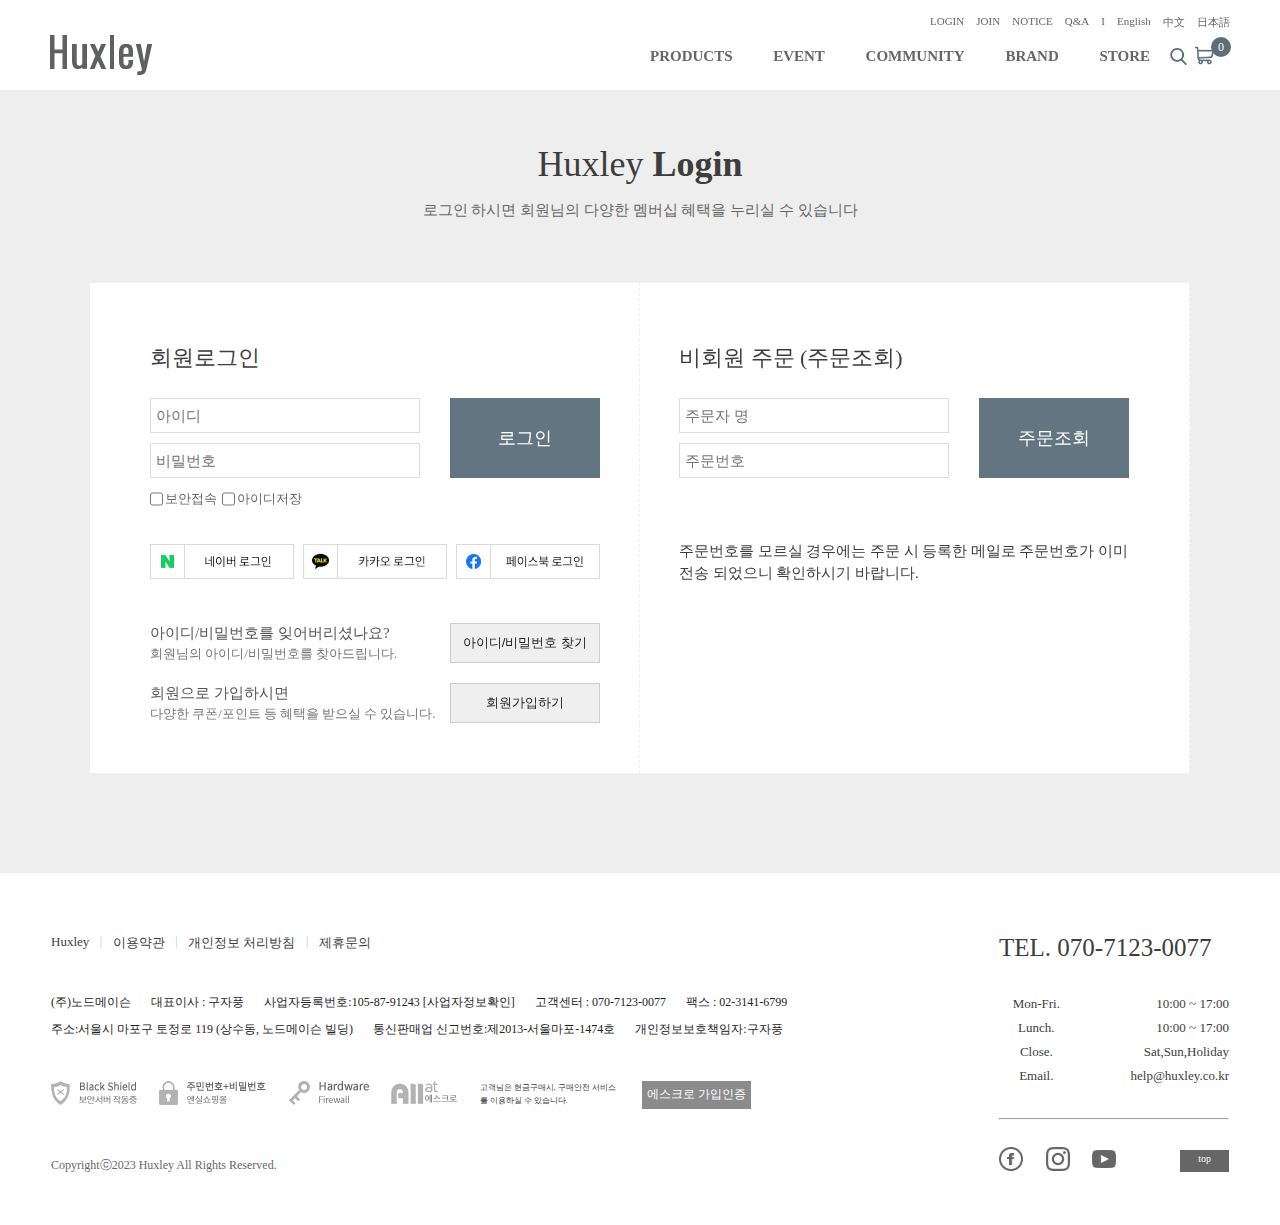
<file: huxley/sub2.html>
<!DOCTYPE html>
<html lang="ko">
<head>
<meta charset="UTF-8">
<title>Huxley</title>

<link rel="stylesheet" href="css/sub2.css"> <!-- 외부 css -->

</head>


<body>

<!-- 제이쿼리 -->
<script src="js/jquery-3.7.1.min.js"></script>  
<script src="js/gnbmove.js"></script> <!-- gnb, 스크롤이벤트 JQ 스크립트 -->

<body>

 <!-- header -->
 <header id="header"> 
    <div class="inner">
          
           <div class="logo"><a href="index.html"><img src="images/logo_hder.png" alt="헉슬리"></a></div>
           
           <nav id="gnb">
               
               <h2 class="blind">주요메뉴</h2>  

               <ul class="g1">

                   <li class="main">

                       <a href="#">PRODUCTS</a>
                       <ul class="sub s1">
                           <li><a href="#">전체제품</a></li>
                           <li><a href="#">제품유형</a></li>
                           <li><a href="#">제품루틴</a></li>
                           <li><a href="#">스페셜세트</a></li>
                       </ul>         

                   </li>
                   
                   
                   <li class="main">

                       <a href="#">EVENT</a>
                       <ul class="sub s2">
                           <li><a href="#">진행중 이벤트</a></li>
                           <li><a href="#">당첨자 발표</a></li>
                       </ul>
                   
                   </li>

                   <li class="main">

                       <a href="#">COMMUNITY</a>
                       <ul class="sub s3">
                           <li><a href="sub3.html">REVIEW</a></li>
                           <li><a href="sub3.html">MEDIA</a></li>
                           <li><a href="sub3.html">CS CENTER</a></li>
                       </ul>
                   
                   </li>

                   <li class="main">

                       <a href="#">BRAND</a>
                       <ul class="sub s4">
                           <li><a href="#">브랜드</a></li>
                       </ul>
                   
                   </li>

                   <li class="main">

                       <a href="#">STORE</a>
                       <ul class="sub s5">
                           <li><a href="#">판매처</a></li>
                       </ul>
                   
                   </li>
               </ul>
               

               
           </nav> <!-- // GNB -->

           
           
           <!-- uitll -->
           <ul class="util">

               <li><a href="#"><img src="images/utill_search.png" alt="검색" class="u1"></a></li>
               <li><img src="images/utill_cart.png" alt="장바구니"></li>
               <li><a href="#">0</a></li>

           </ul>


           <div class="gnb_bg"></div>      

                 

           <div id="topGnb">
               <ul>
                   <li><a href="sub2.html">LOGIN</a></li>
                   <li><a href="sub1.html">JOIN</a></li>
                   <li>NOTICE</li>
                   <li>Q&amp;A</li>
                   <li>I</li>
                   <li><a href="#">English</a></li>
                   <li><a href="#">中文</a></li>
                   <li><a href="#">日本語</a></li>                    
               </ul>
           </div> <!-- top GNB // 우측상단 -->
        
   </div> <!--// inner-->
   
</header> 
<!--// header -->   


<!-- sub2 -->


<div id="title"> 
    <h2>Huxley <strong>Login</strong></h2>
    <p>로그인 하시면 회원님의 다양한 멤버십 혜택을 누리실 수 있습니다</p>
</div>

<section id="login_box">
    
    <div class="box b1">
        <h3>회원로그인</h3>
    
        <form>
            <fieldset>

                <legend class="blind">로그인 정보 입력</legend>
                <div class="g1">
                    <label for="inputId" class="blind">아이디입력</label>
                    <input type="text" id="inputId" class="ip1" placeholder="아이디" autofocus required>

                    <label for="inputPw" class="blind">비밀번호입력</label>
                    <input type="password" id="inputPw" class="ip1" placeholder="비밀번호" required>
                </div>

                <button class="ip2"> 로그인 </button>
            
            </fieldset>
        </form>

        <div id="checkBox">
            <input type="checkbox">보안접속&nbsp;<input type="checkbox">아이디저장
        </div>

        <div id="SocialLogin">
            <ul>
                <li><a href="#"><img src="images/naver_login.jpg" alt="네이버 로그인"></a></li>
                <li><a href="#"><img src="images/kakaotalk_login.jpg" alt="카카오 로그인"></a></li>
                <li><a href="#"><img src="images/facebook_login.jpg" alt="페이스북 로그인"></a></li>
            </ul>
        </div>

        <div class="help">
            <div>
                <span>아이디&#47;비밀번호를 잊어버리셨나요?</span> <br>
                회원님의 아이디&#47;비밀번호를 찾아드립니다.
            </div>
            <button> 아이디&#47;비밀번호 찾기</button>
        </div>

        <div class="help">
            <div>
                <span>회원으로 가입하시면</span> <br>
                다양한 쿠폰&#47;포인트 등 혜택을 받으실 수 있습니다.
            </div>
            <button>회원가입하기</button>
        </div>


    </div>

    <div class="box b2">

        <h3>비회원 주문 (주문조회)</h3>     

        <form>
            <fieldset>

                <legend class="blind">로그인 정보 입력</legend>
                
                <div class="g1">

                    <label for="inputId2" class="blind">주문자 명</label>
                    <input type="text" id="inputId2" class="ip1" placeholder="주문자 명">

                    <label for="inputPw2" class="blind">주문번호</label>
                    <input type="password" id="inputPw2" class="ip1" placeholder="주문번호">

                </div>

                <button class="ip2"> 주문조회 </button>
            
            </fieldset>
        </form>

        <p>주문번호를 모르실 경우에는 주문 시 등록한 메일로 주문번호가 이미 전송 되었으니 확인하시기 바랍니다.</p></div>

</section>

<footer id="footer">
    <ul> 
        <li id="info">

            <ul class="i1">
                <li>Huxley</li>
                &#124;
                <li>이용약관</li>
                &#124;
                <li>개인정보 처리방침</li>
                &#124;
                <li>제휴문의</li>
            </ul>

            <ul class="i2">
                <li>(주)노드메이슨</li>
                <li>대표이사 : 구자풍
                <li>사업자등록번호:105-87-91243 [사업자정보확인]</li>
                <li>고객센터 : 070-7123-0077</li>
                <li>팩스 : 02-3141-6799</li>
                <li>주소:서울시 마포구 토정로 119 (상수동, 노드메이슨 빌딩)</li>
                <li>통신판매업 신고번호:제2013-서울마포-1474호</li>
                <li>개인정보보호책임자:구자풍</li>
            </ul>

            <ul class="i3">
                <li><img src="images/img_footer01.png.crdownload" alt="Black Shield 보안서버 작동중"></li>
                <li><img src="images/img_footer02.png.crdownload" alt="주민번호+비밀번호 엔실쇼핑몰"></li>
                <li><img src="images/img_footer03.png.crdownload" alt="Hardware Firewall"></li>
                <li><img src="images/img_footer04.png.crdownload" alt="All ar 에스크로"></li>
                <li>고객님은 현금구매시, 구매안전 서비스를 이용하실 수 있습니다.</li>
                <li>에스크로 가입인증</li>
            </ul>

            <div class="i4">Copyrightⓒ2023 Huxley All Rights Reserved.</div>


        </li> <!-- // info -->


        <li id="touch">

            <div class="tel">TEL. 070-7123-0077</div>

            <table>
                <caption class="blind">영업시간</caption>
                <tr>
                    <th scope="row">Mon-Fri.</td> 
                    <td>10:00 ~ 17:00</td>
                </tr>
                <tr>
                    <th scope="row">Lunch.</td> 
                    <td>10:00 ~ 17:00</td>
                </tr>
                <tr>
                    <th scope="row">Close.</td> 
                    <td>Sat,Sun,Holiday</td>
                </tr>
                <tr>
                    <th scope="row">Email.</td> 
                    <td>help&#64;huxley.co.kr</td>
                </tr>
            </table>

            <hr class="line"> <!-- 가로라인 -->

            <div class="t1">
                <ul id="sns">
                    <li><img src="images/ico_facebook.png" alt="페이스북"></li>
                    <li><img src="images/ico_instar.png.crdownload" alt="인스타그램"></li>
                    <li><img src="images/ico_youtube.png.crdownload" alt="유튜브"></li>
                </ul>

               
                <a href="#">top</a>
             

            </div>

            
            
        </li>
    </ul>
    
</footer>


  
   
</body>
</html>
</file>
<file: huxley/css/sub1.css>
@import url('common.css');


#title { 
    text-align: center; 
    padding-top:154px; 
    padding-bottom: 60px;
}

#title>h2 {
    font-size: 36px; 
    margin-top:-11px; 
    font-weight: 900;
}
#title>p { font-weight:100; color:#666; margin-top: 16px;}

/* 서브비주얼 */
.benefit img { display:block; margin: 0 auto; margin-bottom: 30px;}


/* 입력양식필드 */
#signup_form { width:1100px; padding:50px; box-sizing: border-box; background: white; margin:0 auto; margin-bottom: 50px;}
#signup_form fieldset{ border: none;}


/* 상세정보입력 */
#signup_form ul li {display: flex; align-items: center; /* input-button 수평정렬 설정 */ border-top: 1px solid #eee;} 
#signup_form ul li:last-child { border-bottom: 1px solid #eee; }
#signup_form ul li label { display: inline-block; width:140px; line-height: 50px; } 
.add { margin-left: 10px; font-size: 12px; }

    /* button, select 설정 */
    input[type=text] { height: 32px; width:150px; border:1px solid #ccc; outline: none; padding-left:10px; box-sizing: border-box;} 
    input[type=password] { height: 30px; width:150px; border:1px solid #ccc; outline: none;  padding-left:10px; box-sizing: border-box;}
    input[type=radio] {margin-left: 15px;}
    select { border:1px solid #ccc; color: #666; outline: none; }

    #signup_form ul li button {
        cursor: pointer;
        font-size: 12px;
        transition:0.4s;
        width:100px;
        border: none; outline: none;
        height: 34px; margin-left:10px;
        background-color: #637581; color:white;
    }
    #signup_form ul li button:hover { background-color: white; color:#637581; border: 1px solid #637581; }
    #signup_form ul li select {height:30px;}
    #signup_form ul li .long { border:1px solid ccc; width:400px}
    .dot {width:5px; height: 5px; background: #637581; border-radius: 50%; margin-right:10px;}
    

/* 전체동의 */
.agment { margin-top:45px; margin-bottom: 20px; border:1px solid #ddd;}
.agment .agd { font-weight: 600; line-height: 50px; padding-left: 30px; border-top: 1px dashed #ddd;}
.agment .agd:nth-child(2) { border-top: 1px solid #ddd;}

    /* button 설정 */
    .agment button {border:none; margin-left:5px; margin-right:150px; border:1px solid #bbb; color:#555; font-size: 12px; padding:3px 10px; cursor: pointer;}
    .agment p { padding-left: 30px; padding-bottom: 20px; font-size: 14px; color:#555;}


/* 이용약관 */
.policy { margin-bottom: 30px;} 
.policy textarea {font-size: 14px; font-family: '나눔고딕'; outline: none; color:#555; border: 1px solid #ddd; } 


/* 개인정보수집이용 */
#signup_form table { width:100%; color:#777; margin-bottom: 20px; border-collapse: collapse;}
#signup_form table thead td { background: #eee; padding:10px;}
#signup_form table td { border:1px solid rgb(209, 209, 209); padding:8px; text-align: center; font-size: 14px; }
#signup_form table tbody td { padding: 15px; }
#signup_form table tbody td:nth-child(1) { background-color: #eee; width:10% }
#signup_form table tbody td:nth-child(2) { width:30%}
#signup_form table tbody td:nth-child(3) { width:30%}

#signup_form h3 { line-height: 50px; font-size: 20px; font-weight: 500; } 


/* 하단설명글 */
#signup_form .desc {margin-top: 40px; font-size: 14px;}


/* 확인취소 버튼 */
.btns { text-align: center; padding-top: 50px; padding-bottom: 30px;}
#signup_form .btn { padding:13px 40px; border: none; outline: none; }
#signup_form .btn.yes { transition:0.2s; color:white; background: #637581; border: 1px solid #637581;}
#signup_form .btn.yes:hover { color: #637581; background: white; border: 1px solid #637581;} 
#signup_form .btn.no { transition:0.2s; border: 1px solid #ccc; background: white; }
#signup_form .btn.no:hover { border: 1px solid #637581; background: white; }
</file>
<file: huxley/css/sub2.css>
@import url('common.css');

#title { 
    text-align: center; 
    padding-top:154px; 
}

h2 {
    font-size: 36px; 
    margin-top:-11px; 
    font-weight: 400;
}

#title>p { font-weight:100; color:#666; margin-top: 16px;}


/* --------- 여기서부터 컨텐츠 구간---------- */

#login_box { /* 전체테두리 */
    padding-top:63px; 
    padding-bottom:0px;
    display: flex; 
    justify-content:center;
    width: 1100px; 
    margin:0 auto;
    margin-bottom: 100px;
}

.box { /* 박스1,2 공통설정 */
    width:450px; height:370px;
    background: white; 
    margin:0 auto;
}

h3 {font-size: 22px; font-weight: 500; margin-bottom: 25px;}


fieldset { 
    display: flex; flex-wrap: wrap; justify-content: space-between;
    margin-bottom: 12px; border: none; 
}
.g1 { width:270px;}

.g1 .ip1 { /* 아이디, 비밀번호 입력 */
    width:270px; height:35px; 
    box-sizing: border-box; 
    border:1px solid #ddd;
    font-size: 15px; color:#3d3d3d;
    padding-left: 5px;
    outline: none;
} 

.g1 .ip1:nth-child(2) {margin-bottom: 10px;}

.ip2 { /* 로그인 버튼 */
    font-size: 18px;
    transition:0.3s;
    width:150px; height:80px; 
    background:#627581; 
    border:1px solid #627581; 
    color:white;
}

.ip2:hover {    
    width:150px; height:80px; 
    background:#fff; 
    border:1px solid #627581; 
    color:#627581;
}


 
.box.b1 { /* 박스1설정 */
    padding:60px 39px 60px 60px; 
    border-right:1px dashed #eee;
}

.box.b2 { /* 박스2설정 */
    padding:60px 60px 60px 39px; 
    border-right:1px dashed #eee;
}


/* box1 상세 */
#checkBox {
    display: flex; column-gap: 2px;
    font-size: 13px; font-weight: 400; color:#666; 
    padding-bottom: 36px;
}

#SocialLogin {padding-bottom: 40px;}
#SocialLogin ul {display: flex; justify-content: space-between;}
#SocialLogin ul li img {height: 35px;}

.help {display: flex; justify-content: space-between; height:40px;}
.help div {font-weight: 400; font-size: 12.5px; line-height: 20px; color:#777}
.help div span {font-size: 15px; color:#555}

.help button {border:1px solid #ccc; width:150px; color:#222; transition:0.3s;}
.help button:hover {border:1px solid #627581; background: #fff; width:150px; color:#627581}

.help {margin-bottom: 20px;}


/* box2 상세 */
.b2 p {font-size: 14.5px; font-weight: 200; line-height: 22px; margin-top: 62px;}
</file>
<file: huxley/css/main.css>
@import url('common.css');

body {background: white;}
/* visual swiper library */
#visual .swiper {
    /* border:1px solid green;  */
    box-sizing: border-box;
    width: auto;
    height: 100vh;
  }
  
  #visual .swiper-slide {
    text-align: center;
    font-size: 18px;
    background: #fff;
    display: flex;
    justify-content: center;
    align-items: center;
  }
  
  #visual .swiper-slide img {
    display: block;
    width: 100%;
    height: 100vh;
    object-fit: cover;
  }
  
  #visual .swiper-button-next,
  #visual .swiper-button-prev {
    color: #ccc;
  }
  /*
  #visual .swiper-button-next:after,
  #visual .swiper-button-prev:after {
      display:none
  }
  */
  /* // --- visual swiper library */
  
  /*contents*/
  
  #con1 {
    display: flex;
    flex-wrap: wrap;
    padding: 200px 0;
  }
  
  #con1 .wrap {
    padding-top: 100px;
    width: 350px;
    height: 350px;
    margin-left: 50px;
    box-sizing: border-box;
  
    justify-content: flex-end; /* 수평 정렬을 오른쪽으로 설정 */
    align-items: center; /* 수직 정렬을 중앙으로 설정 */
  }
  
  #con1 h2 {
    font-family: "Garamond";
    font-weight: 300;
    font-size: 65px;
  }
  
  #con1 .gallery {
    overflow: hidden;
    width: calc(100% - 350px - 70px - 50px);
    height: 550px;
    margin-left: 70px;
    /* border: 1px solid red;  */
    box-sizing: border-box;
  }
  
  #con1 .gallery .s {
    position: relative;
    width: 2080px;
    height: 540px;
    box-sizing: border-box;
    /* border:5px dashed blue; */
  }
  
  /* CONTENTS 1 갤러리 스와이퍼 라이브러리 설정 */
  
  #con1 .gallery .swiper {
    overflow: visible;
    width: calc(100% - 350px - 70px - 50px);
    height: 525px;
    margin-left: 0px;
    /* border: 1px solid orange;  */
    box-sizing: border-box;
  }
  
  #con1 .gallery .swiper-slide {
    text-align: center;
    width: 390px;
  
    font-size: 18px;
    /* border:2px dashed red; */
  }
  
  #con1 .gallery .swiper-slide img {
    display: block;
    width: 350px;
  }
  
  #con1 .gallery .swiper-slide .pt {
    font-size: 15px;
    font-weight: 600;
    margin-top: 40px;
    line-height: 30px;
  }
  #con1 .gallery .swiper-slide .pe {
    font-size: 14px;
    font-weight: 400;
    line-height: 30px;
  }
  
  #con1 .gallery .swiper-scrollbar {
    background-color: #ddd;
    width: 50%;
    margin-left: 250px;
  }
  
  /* #con1 .gallery .swiper-scrollbar-drag {background-color: #fff;} */
  /* .gallery .swiper .swiper-pagination-progressbar {  top:430px; width:30vw; } */
  /* .gallery .swiper .swiper-pagination-progressbar-fill { background:black; } */
  
  /* ////// CONTENTS1 갤러리 스와이퍼 설정 끝  */
  
  #con2 ul {
    width: 1120px;
    margin: 0 auto;
    display: flex;
    flex-wrap: wrap;
    padding-bottom: 184px;
  }
  
  #con2 ul li {
    width: 560px;
    height: 600px;
  }
  #con2 ul li:nth-child(1) {
    background: lightgrey;
  }
  #con2 ul li:nth-child(2) {
    background: darkgrey;
  }
  #con2 ul li:nth-child(3) {
    width: 1120px;
    background: grey;
  }
  
  #con2 ul div {
    position: relative;
    top: 110px;
    font-family: "Garamond";
    font-size: 35px;
    font-weight: 100;
    color: #3c3c3c;
    text-align: center;
  }
  
  #con2 ul li img {
    position: absolute;
  }
  
  #con3 {
    padding-top: 165px;
    padding-bottom: 165px;
    background: #f3f3f3;
  }
  #con3 .video {
    width: 1120px;
    height: 600px;
    background: skyblue;
    margin: 0 auto;
  }
  #con3 .video iframe {
    width: 100%;
  }
</file>
